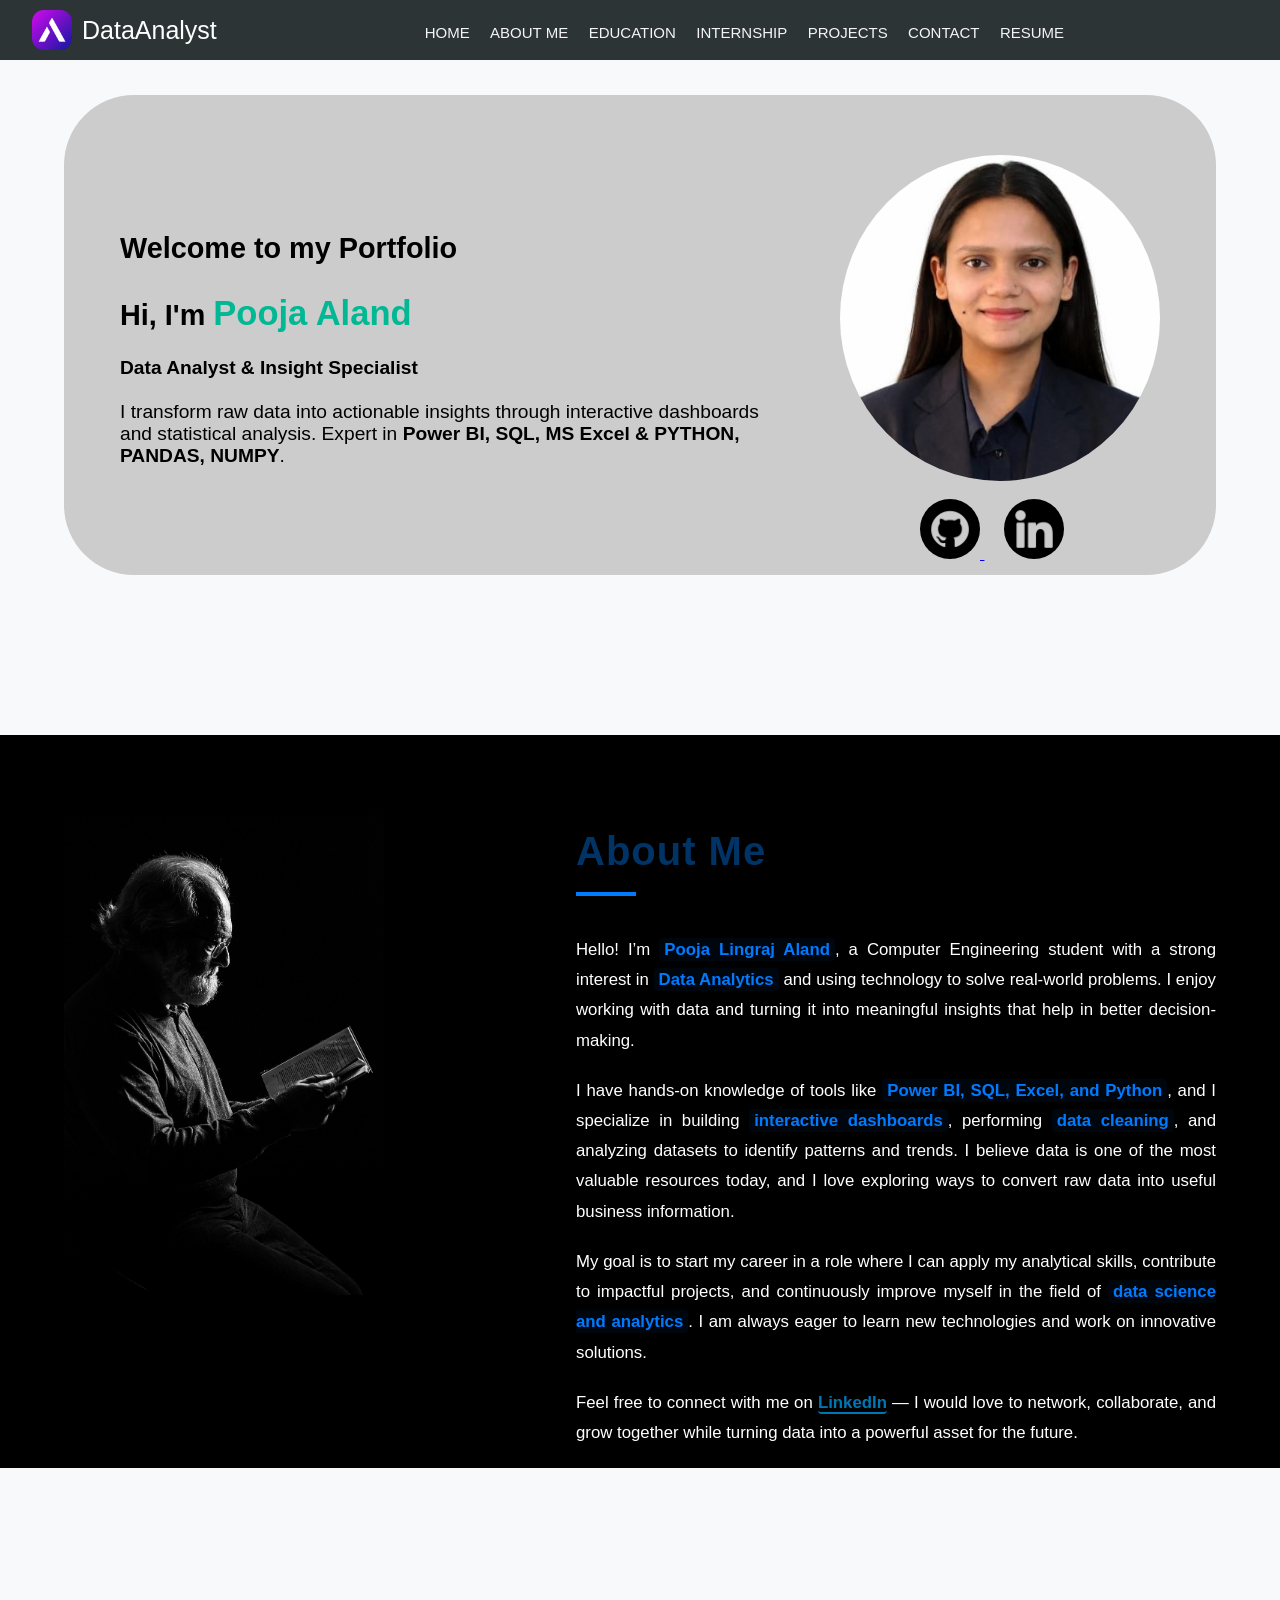
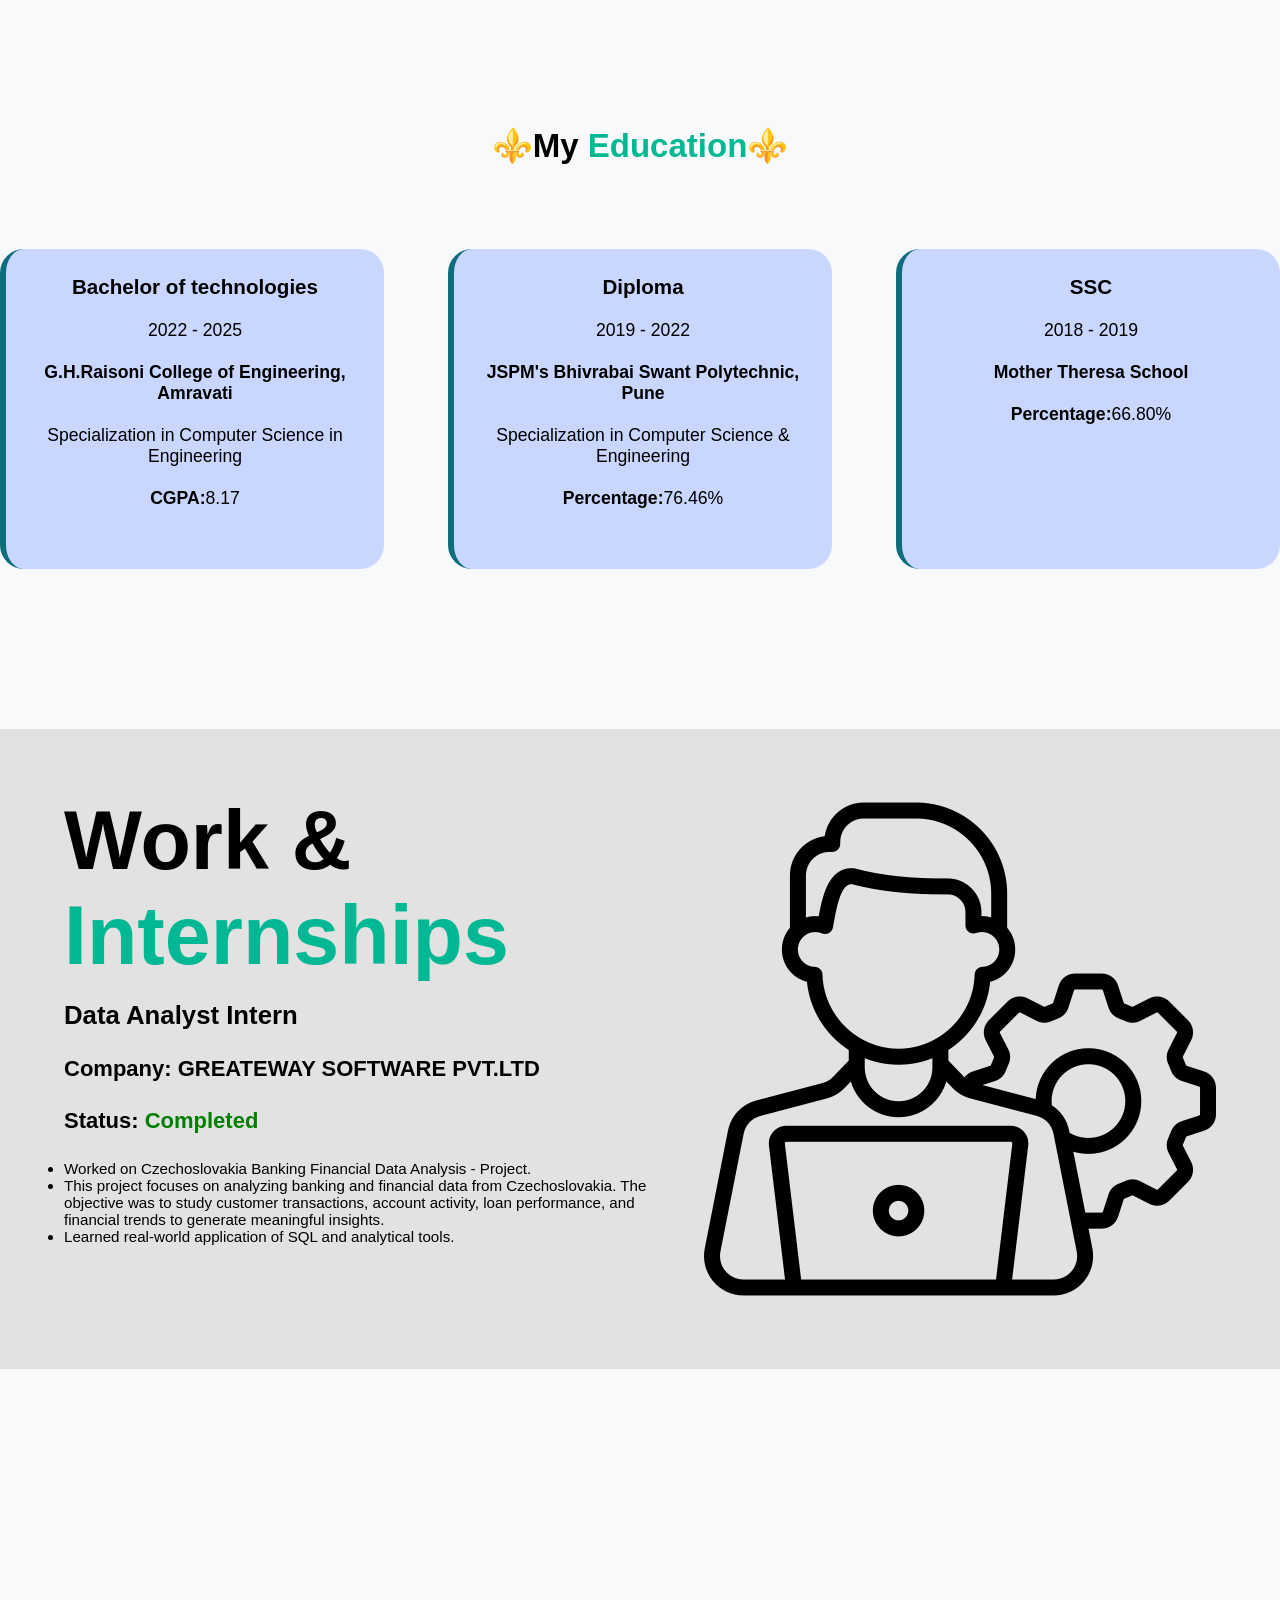
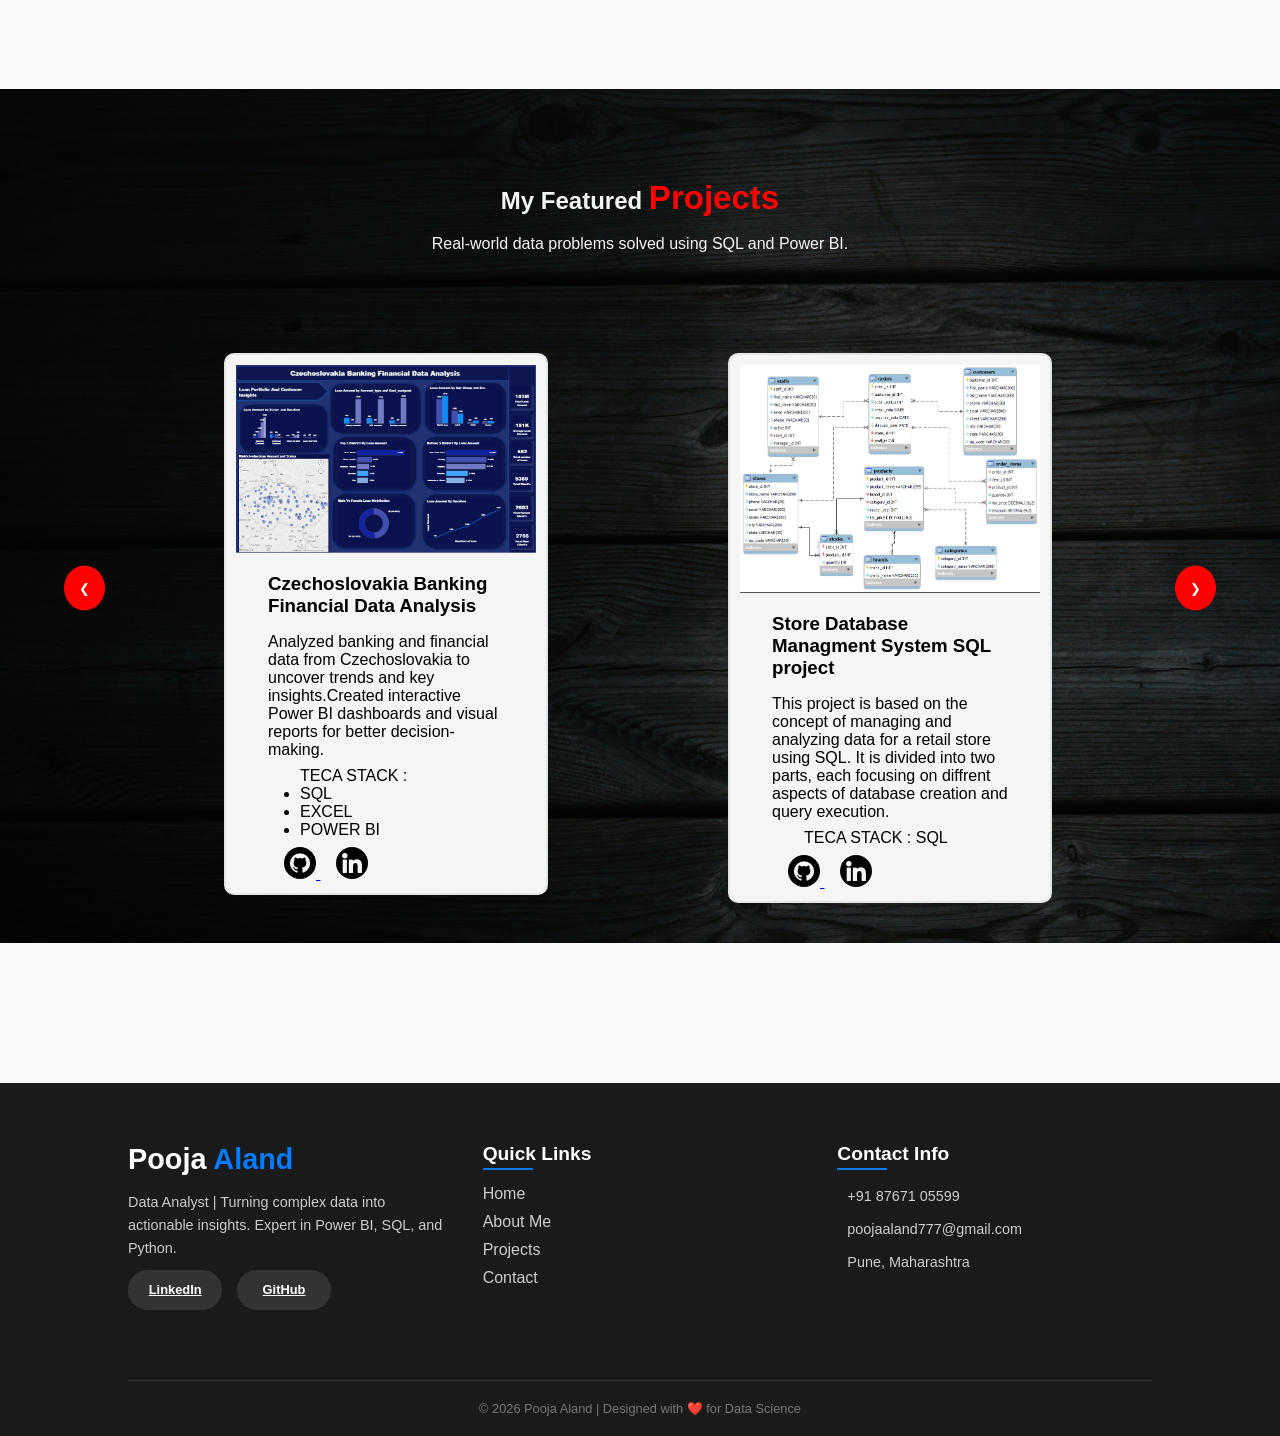
<file: Task-1_ Client_Portfolio/index.html>
<!DOCTYPE html>
    <html lang="en">
    <head>
        <meta charset="UTF-8">
        <meta name="viewport" content="width=device-width, initial-scale=1.0">
        <title>Portfolio Website</title>
        <link rel="stylesheet" href="style.css">
    </head>
    <body>
        <!-- NAVBAR START-->
        <nav >
            <div class="navcontainer">
                <div class="logo">
                    <a href="index.html" class = "LOGO-link">
                        <img src="IMG\letter-a.png" class="LOGO-img" alt="LOGO">
                        <span>DataAnalyst</span>
                    </a>

                </div>
                <div class="nav-element">
                    <a href="#home" class="nav-home">HOME</a>
                    <a href="#aboutme" class="nav-about">ABOUT ME</a>
                    <a href="#education" class="nav-Education">EDUCATION</a>
                    <a href="#internship" class="nav-internship">INTERNSHIP</a>
                    <a href="#project" class="nav-services">PROJECTS</a>
                    <a href="#contact" class="nav-contact">CONTACT</a>
                    <a href="https://drive.google.com/file/d/1yPWV1pDvRBucJ9NX0md9-9aRm3tRnP39/view?usp=drivesdk" class="nav-resume">RESUME</a>
                </div>                
            <div class="hamburger" id="mobile-menu">
                <span class="bar"></span>
                <span class="bar"></span>
                <span class="bar"></span>
            </div>

            </div>
        </nav>
        <!-- NAVBAR ENDS-->
        <!-- HERO SECTION START-->
        
        <section id="home" class="hero-section">
            <div class="hero-container">
                <div class="hero-data">
                    <br>
                    <h1>Welcome to my Portfolio</h1>
                    <br>
                    <h2>Hi, I'm <span>Pooja Aland<span></h2>
                    <br>
                    <h4>Data Analyst & Insight Specialist</h4>
                    <br>
                    <p>I transform raw data into actionable insights through interactive dashboards and statistical analysis.
                       Expert in <b>Power BI, SQL, MS Excel & PYTHON, PANDAS, NUMPY</b>.</p>
                </div>
                <div class="profile-img"> 
                    <img src="IMG\Pooja_Aland.jpeg" alt="profil-pic" class="hero-img">
                    <br>
                    <div class="conlogo">
                        <a href="https://github.com/Poojaaland">
                            <img src="IMG\github.png" alt="profil-pic" class="hero-git">
                        </a>
                        <a href="https://www.linkedin.com/in/pooja-aland-40a574219">
                            <img src="IMG\linkedin.png" alt="profil-pic" class="hero-link">
                        </a>
                        
                    </div>
                </div>
            </div>
        </section>
        <!-- HERO SECTION ENDS-->
        <!-- ABOUT ME START-->
        <section id= "aboutme" class="About-me">
            <div class="about-container">
                <div class="about-img">
                    <img src="IMG\fotoerich-man-6530416_1280.jpg"  alt="">
                </div>
                <div class="about-data">
                    <h2>About Me</h2>
                    <br>
                    <p>Hello! I’m <b>Pooja Lingraj Aland</b>, a Computer Engineering student with a strong interest in <b>Data Analytics</b> and using technology to solve real-world problems. I enjoy working with data and turning it into meaningful insights that help in better decision-making.</p>

                    <p>I have hands-on knowledge of tools like <b>Power BI, SQL, Excel, and Python</b>, and I specialize in building <b>interactive dashboards</b>, performing <b>data cleaning</b>, and analyzing datasets to identify patterns and trends. I believe data is one of the most valuable resources today, and I love exploring ways to convert raw data into useful business information.</p>

                    <p>My goal is to start my career in a role where I can apply my analytical skills, contribute to impactful projects, and continuously improve myself in the field of <b>data science and analytics</b>. I am always eager to learn new technologies and work on innovative solutions.</p>

                    <p>Feel free to connect with me on <b>LinkedIn</b> — I would love to network, collaborate, and grow together while turning data into a powerful asset for the future.</p>
                </div>
            </div>
        </section>
        <!-- ABOUT ME END-->
         <br>
        <!-- EDUCATION SECTION START-->
        <section id= "education" class="Edu">
            <div class="Edu-container">
                <div class="edu-title">
                    <h1><h1>⚜️My <span>Education</span>⚜️</h1></h1>
                </div>
                <div class="Edu-data">
                    <div class="Edu-body">
                        <h3>Bachelor of technologies</h3>
                        <br>
                        <div class="year">2022 - 2025</div>
                        <br>
                        <p><b>G.H.Raisoni College of Engineering, Amravati</b></p>
                        <br>
                        <p>Specialization in Computer Science in Engineering</p>
                        <br>
                        <p><b>CGPA:</b>8.17</p>
                    </div>
                    <div class="Edu-body">
                        <h3>Diploma</h3>
                        <br>
                        <div class="year">2019 - 2022</div>
                        <br>
                        <p><b>JSPM's Bhivrabai Swant Polytechnic, Pune</b></p>
                        <br>
                        <p>Specialization in Computer Science & Engineering </p>
                        <br>
                        <p><b>Percentage:</b>76.46%</p>
                    </div>
                    <div class="Edu-body">
                        <h3> SSC </h3>
                        <br>
                        <div class="year">2018 - 2019</div>
                        <br>
                        <p><b>Mother Theresa School</b></p>
                        <br>
                        <p><b>Percentage:</b>66.80%</p>
                    </div>
                </div>
            </div>
        </section>
        <!-- EDUCATION SECTION ENDS-->
        <!-- INTERNSHIP SECTION STARTS-->
        <section id= "internship" class="internship">
            <div class="section-title">
                <div class="int-title"> 
                    <h2>Work & <span>Internships</span></h2>
                </div>
                <br>
                <div class="intern-container">
                    <div class="intern-box">
                        <h3>Data Analyst Intern</h3>
                        <br>
                        <h4>Company:<span> GREATEWAY SOFTWARE PVT.LTD</span></h4>
                        <br>
                        <div class="status">
                            <h4>Status:<Span> Completed</Span></h4>
                            <br>
                        </div>
                        <ul>
                            <li>Worked on Czechoslovakia Banking Financial Data Analysis - Project.</li>
                            <li>This project focuses on analyzing banking and financial data from Czechoslovakia.
                                The objective was to study customer transactions, account activity, loan performance,
                                and financial trends to generate meaningful insights.
                            </li>
                            <li>Learned real-world application of SQL and analytical tools.</li>
                        </ul>
                    </div>
                </div>
            </div>
            <img src="IMG\administrator.png" class="int-img" alt="">
        </section>
        <!-- INTERNSHIP SECTION ENDS-->
        <!-- PROJECT SECTION START-->
        <section id="project" class="Projects">
            <img src="IMG\background.jpg" class="project-bg" alt="">
            <div class="Project-title">
                <h1>My Featured <span>Projects</span></h1>
                <br>
                <p>Real-world data problems solved using SQL and Power BI.</p>
            </div>
            <div class="projects-container">
                <div class="projects-wrapper">
                    <!--Project Card 1-->
                    <div class="project-info">
                        <img src="IMG\card1.png" class="project-img" alt="Sales Dashboard">
                        <br>
                        <h3>Czechoslovakia Banking Financial Data Analysis</h3>
                        <p>Analyzed banking and financial data from Czechoslovakia to uncover trends and key insights.Created interactive Power BI dashboards and visual reports for better decision-making.</p>
                        <div class="tech-used">
                            <ul>
                                TECA STACK :
                                <li>SQL</li>
                                <li>EXCEL</li>
                                <li>POWER BI</li>
                            </ul>
                        </div>
                        
                        <a href="https://github.com/Poojaaland/Czechoslovakia-Banking-Financial-Data-Analysis" class="git-btn">
                            <img src="IMG\github.png" class="git" alt="">
                        </a>
                        <a href="https://www.linkedin.com/posts/pooja-aland-40a574219_dataanalytics-sql-postgresql-activity-7426471696183885824-h1C4?utm_source=share&utm_medium=member_desktop&rcm=ACoAADcUIEoBASjIBNIoTIzMe-5Kpkd-I3IxyIs" class="LinkedIn-btn">
                            <img src="IMG/linkedin.png" class="linkdin" alt="">
                        </a>
                    </div>
                    <!--Project Card 2-->
                    
                    <div class="project-info">
                            <img src="IMG\card2.png" class="project-img" alt="Sales Dashboard">
                        <h3>Store Database Managment System SQL project</h3>
                        <p>This project is based on the concept of managing and analyzing data for a retail store using SQL. It is divided into two parts, each focusing on diffrent aspects of database creation and query execution.</p>
                        <div class="tech-used">
                            <ul>
                                TECA STACK : SQL
                            </ul>
                        </div>
                        <a href="https://github.com/Poojaaland/store_database_managment_system_SQL_project" class="git-btn">
                            <img src="IMG/github.png" class="git" alt="">
                        </a>
                        <a href="https://www.linkedin.com/posts/pooja-aland-40a574219_sql-dataanalytics-databasemanagement-activity-7391895243526328320-tAEH?utm_source=share&utm_medium=member_desktop&rcm=ACoAADcUIEoBASjIBNIoTIzMe-5Kpkd-I3IxyIs" class="LinkedIn-btn">
                            <img src="IMG\linkedin.png" class="linkdin" alt="">
                        </a>
                    </div>
                    <!--Project Card 3-->
                    
                    <div class="project-info">
                        <img src="IMG\card3.png" class="project-img" alt="Sales Dashboard">
                        <br>
                        <h3>Car Sales Data Analysis EDA-Project </h3>
                        <br>
                        <p>This project focuses on performing Exploratory Data Analysis (EDA) on a used car sales dataset containing 9,500+ records from Ukraine. The goal is to analyze different factors affecting car prices and customer preferences.</p>
                        <div class="tech-used">
                            <ul>
                                TECA STACK :
                                <li>SQL</li>
                                <li>EXCEL</li>
                                <li>POWER BI</li>
                            </ul>
                         <br>
                         <br>
                         <br>
                        </div>
                        <a href="https://github.com/Poojaaland/Car_Sales_Data_Analysis-EDA-Project-" class="git-btn">
                            <img src="IMG/github.png" class="git" alt="">
                        </a>
                        
                    </div>
                    <!--Project Card 4-->
                    
                    <div class="project-info">
                        <img src="IMG\card4.png" class="project-img" alt="Sales Dashboard">
                        <br>
                        <h3>Swiggy Restaurants Data Analysis</h3>
                        <p>This project presents an interactive Power BI dashboard built to analyze Swiggy restaurant data across multiple cities and areas. The dashboard provides insights into restaurant distribution, pricing patterns, customer ratings, delivery time, and popular food types.</p>
                        <br>
                        <div class="tech-used">
                            <ul>
                                TECA STACK :POWER BI
                            </ul>
                            <br>
                        </div>
                        <a href="https://github.com/Poojaaland/Swiggy_Restaurant_Analysis" class="git-btn">
                            <img src="IMG/github.png" class="git" alt="">
                        </a>
                        <a href="https://www.linkedin.com/posts/pooja-aland-40a574219_powerbi-dataanalytics-datavisualization-activity-7417923363135815680-dsI2?utm_source=share&utm_medium=member_desktop&rcm=ACoAADcUIEoBASjIBNIoTIzMe-5Kpkd-I3IxyIs" class="LinkedIn-btn">
                            <img src="IMG\linkedin.png" class="linkdin" alt="">
                        </a>
                    </div>
                    <!--Project Card 5-->
                    
                    <div class="project-info">
                        <img src="IMG\card5.png" class="project-img" alt="Sales Dashboard">
                        <br>
                        <h3>Adidas sales performance & profitability dashboard</h3>
                        
                        <p>Created a Power BI dashboard to analyze Adidas sales and track revenue, profit, and growth using DAX.</p>
                        <br>
                        <div class="tech-used">
                            <ul>
                                TECA STACK : POWER BI
                            </ul>
                            <br>
                        </div>
                        
                        <a href="https://www.linkedin.com/posts/pooja-aland-40a574219_powerbi-dataanalytics-businessintelligence-activity-7413248314348990464-N-5K?utm_source=share&utm_medium=member_desktop&rcm=ACoAADcUIEoBASjIBNIoTIzMe-5Kpkd-I3IxyIs" class="LinkedIn-btn">
                            <img src="IMG\linkedin.png" class="linkdin" alt="">
                        </a>
                    </div>
                    <!--Project Card 6-->
                    
                    <div class="project-info">
                        <img src="IMG\card6.png" class="project-img" alt="Sales Dashboard">
                        <h3>Customer Shopping Behavior – Data Analytics Project</h3>
                        <p>The project executes an end-to-end analysis of customer shopping behavior by leveraging Python for data cleaning, PostgreSQL for business logic, and interactive dashboards to visualize actionable insights.</p>
                        <br>
                        <div class="tech-used">
                            <ul>
                                TECA STACK : SQL ,PYTHON ,POWER BI
                            </ul>
                            <br>
                        </div>
                        <a href="https://github.com/Poojaaland/Customer_Shopping_Behavior_Analysis" class="git-btn">
                            <img src="IMG/github.png" class="git" alt="">
                        </a>
                        <a href="https://www.linkedin.com/posts/pooja-aland-40a574219_dataanalytics-python-sql-activity-7401313226795237376-Grn-?utm_source=share&utm_medium=member_desktop&rcm=ACoAADcUIEoBASjIBNIoTIzMe-5Kpkd-I3IxyIs" class="LinkedIn-btn">
                            <img src="IMG\linkedin.png" class="linkdin" alt="">
                        </a>
                    </div>
                    <!--Project Card 7-->
                    
                    <div class="project-info">
                        <img src="IMG\card7.png" class="project-img" alt="Sales Dashboard">
                        <br>
                        <h3>Revenue Analysis using Excel (Pivot Table Project)</h3>
                        <br>
                        <p>This project leverages Excel Pivot Tables to transform raw revenue data into actionable insights, identifying Africa as the top-performing region and cash as the dominant payment method through systematic data summarization and percentage distribution analysis.</p>
                        <br>
                        
                        <div class="tech-used">
                            <ul>
                                TECA STACK :
                                <br>
                                <li>EXCEL</li>
                            </ul>
                            <br>
                            <br>
                            <br>
                            <br>
                            <br>
                        </div>
                        <a href="https://github.com/Poojaaland/Product_sales_analysis" class="git-btn">
                            <img src="IMG/github.png" class="git" alt="">
                        </a>
                    </div>
                </div>
                <div class="slider-nav">
                    <button class="prev">&#10094;</button>
                    <button class="next">&#10095;</button>
                </div>
            </div>
        </section>
        <!-- PROJECT SECTION ENDS-->
        <!-- CONTACT START-->
        <footer id= "contact" class="contact">
            <div class="footer-container">
                <div class="footer-box">
                    <h3>Pooja <span>Aland</span></h3>
                    <p>Data Analyst | Turning complex data into actionable insights. Expert in Power BI, SQL, and Python.</p>
                        <div class="footer-socials">
                            <a href="https://www.linkedin.com/in/pooja-aland-40a574219/"><h6><span>LinkedIn</span></h6><i class="fab fa-linkedin"></i></a>
                            <a href="https://github.com/Poojaaland"><h6><span>GitHub</span></h6><i class="fab fa-github"></i></a>
                            
                        </div>
                </div>

                <div class="footer-box">
                    <h4>Quick Links</h4>
                        <ul>
                            <li><a href="#home">Home</a></li>
                            <li><a href="#aboutme">About Me</a></li>
                            <li><a href="#project">Projects</a></li>
                            <li><a href="#contact">Contact</a></li>
                        </ul>
                </div>

                <div class="footer-box">
                    <h4>Contact Info</h4>
                        <p><i class="fas fa-phone"></i> +91 87671 05599</p>
                        <p><i class="fas fa-envelope"></i> poojaaland777@gmail.com</p>
                        <p><i class="fas fa-map-marker-alt"></i> Pune, Maharashtra</p>
                </div>
            </div>

            <div class="footer-bottom">
                <p>&copy; 2026 Pooja Aland | Designed with ❤️ for Data Science</p>
            </div>
        </footer>
        <script src="file.js"></script>
    </body>
    </html>
</file>
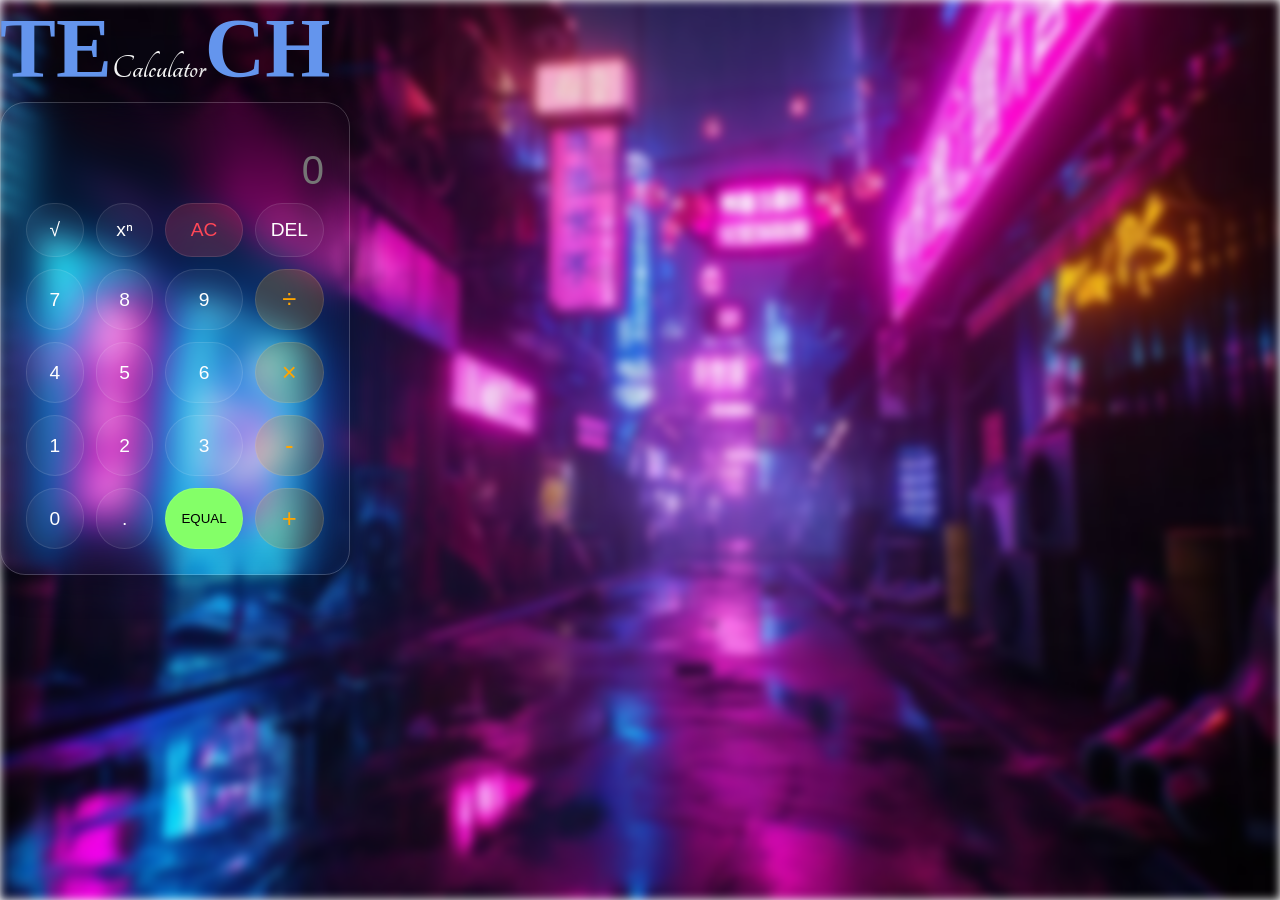
<file: Task-2_Calculator/index.html>
<!DOCTYPE html>
<html lang="en">
<head>
    <meta charset="UTF-8">
    <meta name="viewport" content="width=device-width, initial-scale=1.0">
    <title>Tech Calculator</title>
    <link rel="stylesheet" href="style.css">
    <link rel="preconnect" href="https://fonts.googleapis.com">
    <link rel="preconnect" href="https://fonts.gstatic.com" crossorigin>
    <link href="https://fonts.googleapis.com/css2?family=Sacramento&family=Tangerine:wght@400;700&family=Poppins:wght@200&display=swap" rel="stylesheet">
    <link href="https://fonts.googleapis.com/css2?family=Poppins:wght@300;400;600&display=swap" rel="stylesheet">
</head>
</head>
<body>
    <div class="calculator">
        <img src="image\download (1).jpg" class="bg-poster" alt="city-bg">
        <h1 class="title">TE<span>Calculator</span>CH</h1>
        <div class="glass_calculator">
            <div id="history" class="history"></div>
            <div class="main-display">
                <input type="text" placeholder="0" id="display" readonly>
            </div>
            <div class="buttons">
                <button class="btn-sci" onclick="appendspecial('√')">√</button>
                <button class="btn-sci" onclick="appendspecial('**')">xⁿ</button>
                <button class="btn-clear" onclick="clearall()">AC</button>
                <button class="btn-del" onclick="backspace()">DEL</button>

                <button class="btn" onclick="inputNum('7')">7</button>
                <button class="btn" onclick="inputNum('8')">8</button>
                <button class="btn" onclick="inputNum('9')">9</button>
                <button class="btn-operator" onclick="inputOp('/')">÷</button>
                <button class="btn" onclick="inputNum('4')">4</button>
                <button class="btn" onclick="inputNum('5')">5</button>
                <button class="btn" onclick="inputNum('6')">6</button>
                <button class="btn-operator" onclick="inputOp('*')">×</button>
                <button class="btn" onclick="inputNum('1')">1</button>
                <button class="btn" onclick="inputNum('2')">2</button>
                <button class="btn" onclick="inputNum('3')">3</button>
                <button class="btn-operator" onclick="inputOp('-')">-</button>
                <button class="btn" onclick="inputNum('0')">0</button>
                <button class="btn" onclick="inputNum('.')">.</button>
                <button class="equal" onclick="solve()">EQUAL</button>
                <button class="btn-operator" onclick="inputOp('+')">+</button>
            </div>
        </div>
    </div>
    <script src="file.js"></script>
</body>
</html>
</file>
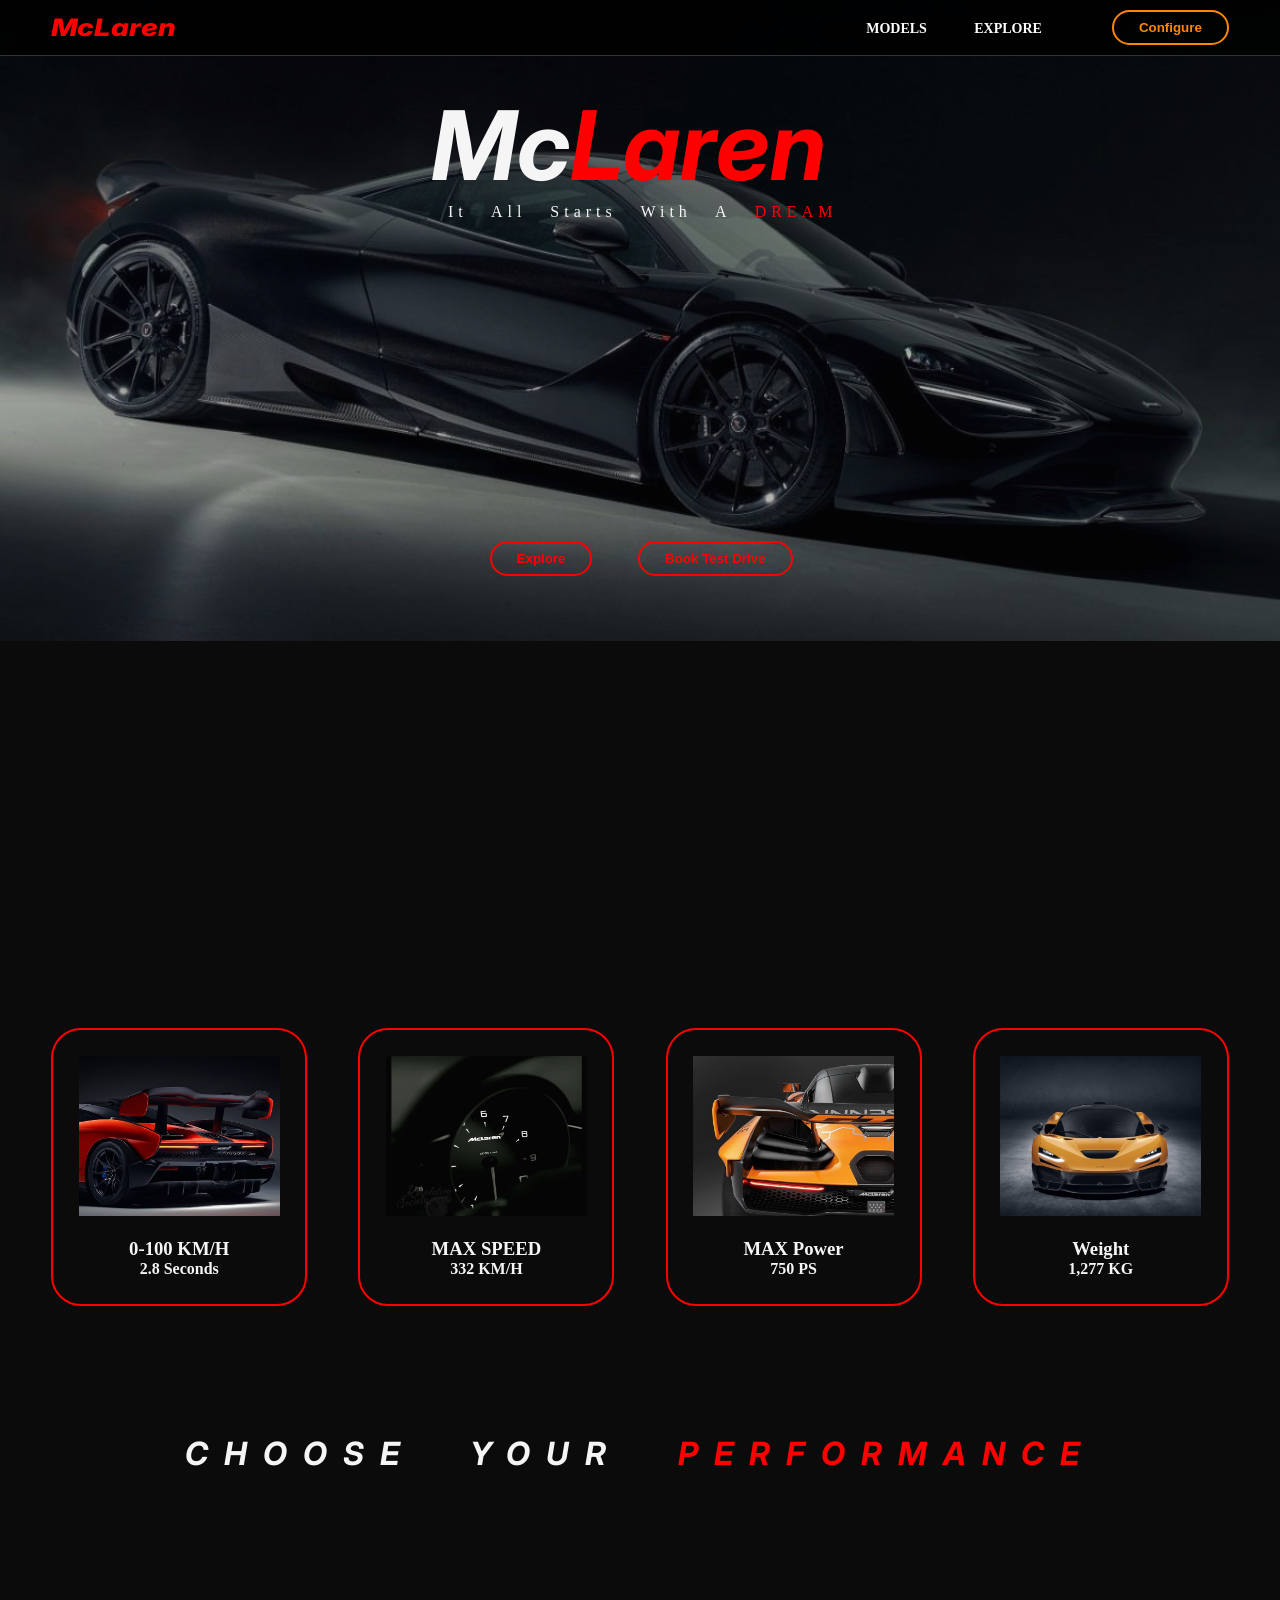
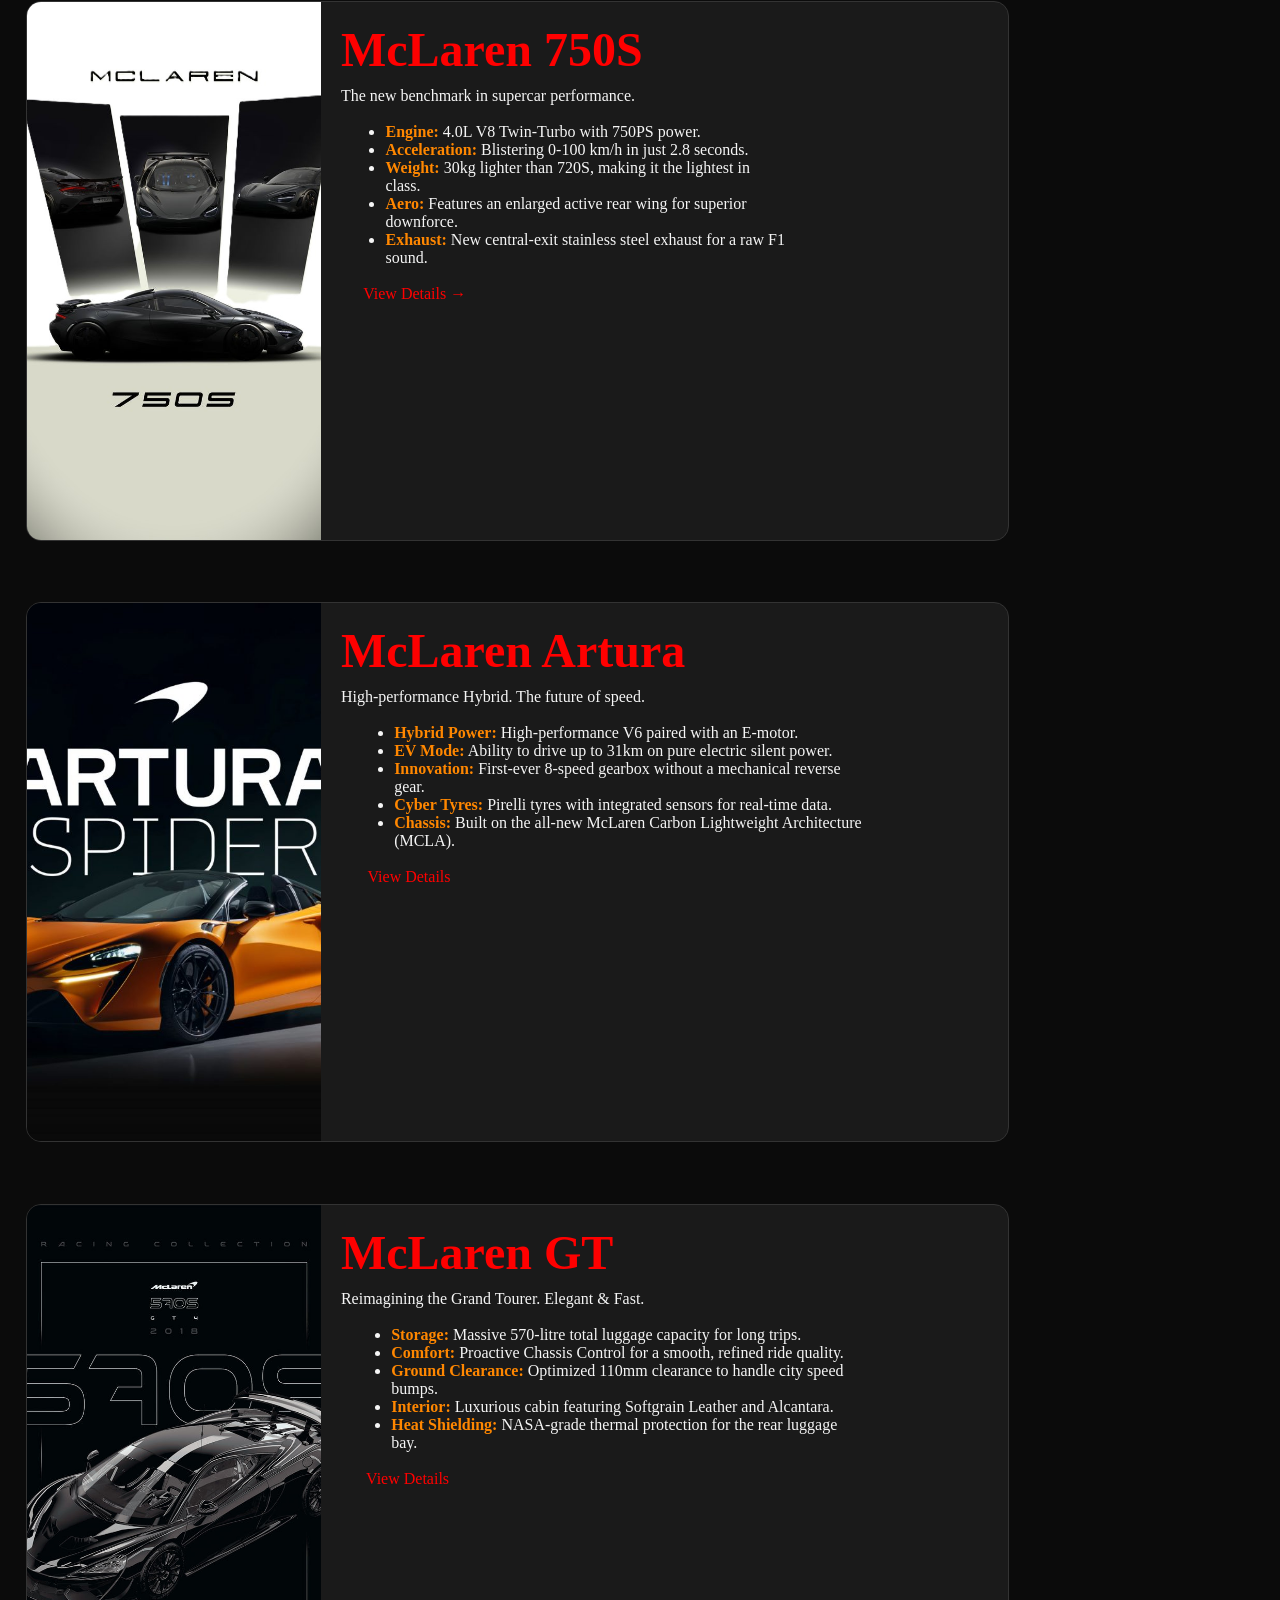
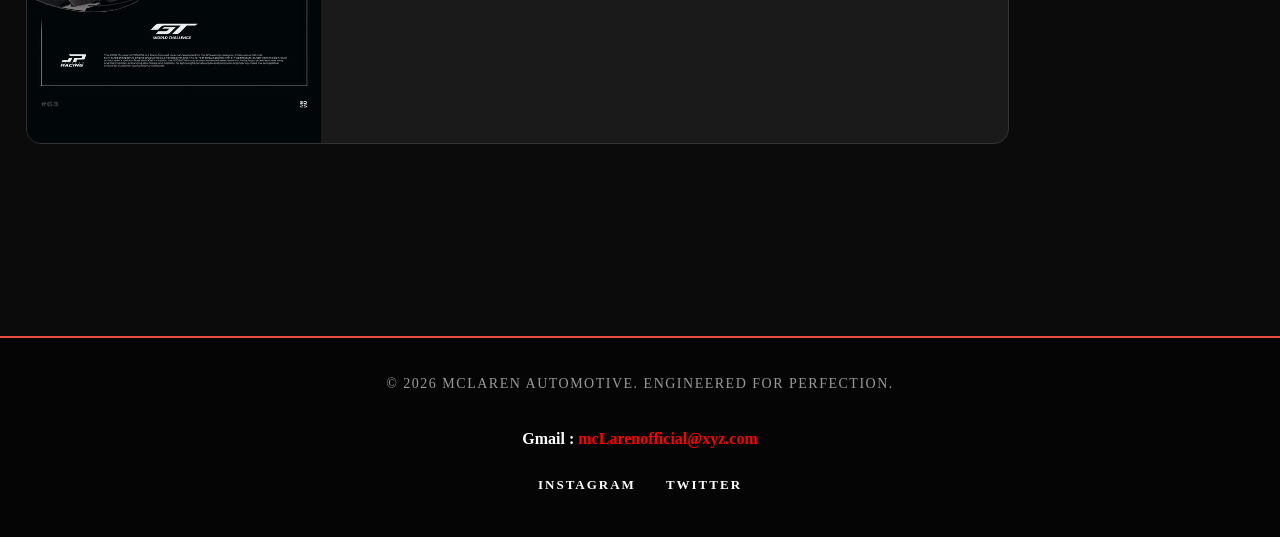
<file: Task-3_Landing_Page/index.html>
<!DOCTYPE html>
<html lang="en">
<head>
    <meta charset="UTF-8">
    <meta name="viewport" content="width=device-width, initial-scale=1.0">
    <title>McLaren-Official</title>
    <link rel="preconnect" href="https://fonts.googleapis.com">
    <link rel="preconnect" href="https://fonts.gstatic.com" crossorigin>
    <link href="https://fonts.googleapis.com/css2?family=Sacramento&family=Tangerine:wght@400;700&family=Poppins:wght@200&display=swap" rel="stylesheet">
    <link href="https://fonts.googleapis.com/css2?family=Inter:wght@900&family=Exo+2:ital,wght@1,900&display=swap" rel="stylesheet">

    <style>
        * {
            margin: 0;
            padding: 0;
            box-sizing: border-box;
             
        }
        body {
            background-color: #0b0b0b;
            color: #f5f5f5;
            overflow-x: hidden;
        }
        .navcontainer {
            display: flex;
            justify-content: space-between;
            align-items: center;
            padding: 10px 4%;
            background: rgba(0, 0, 0, 0.8);
            backdrop-filter: blur(10px);
            position: fixed;
            width: 100%;
            top: 0;
            z-index: 1000;
            border-bottom: 1px solid #333;
        }
        .LOGO-link {
            font-size: 24px;
            font-weight: 800;
            letter-spacing: px;
            font-style: italic;
            color: red;
            text-decoration: none;
            font-family: 'Inter', sans-serif;
            cursor: pointer;
            transform: scaleX(1.2);
            display: inline-block;
            transform-origin: left;
            margin-right: 20px;
        }
        .nav-element {
            margin-left: 55%;
            width: 100%;
        }
        .nav-element a {
            text-decoration: none;
            margin-left: 15%;
            color: white;
            font-size: 14px;
            font-weight: 600;
            text-transform: uppercase;
            transition: 0.3s;
        }
        .nav-element a:hover {
            color: red;
        }
        .btn-outline {
            background: transparent;
            border: 2px solid #FF8700;
            color: #FF8700;
            padding: 8px 25px;
            border-radius: 50px;
            cursor: pointer;
            font-weight: bold;
            transition: 0.3s;
        }
        .btn-outline:hover {
            background: #FF8700;
            color: black;
        }

        .hero-section {
            width: 100%;
            height: 100vh;
        }
        .hero-container {
            width: 100%;
            height: 100vh;
        }
        .hero-img{
            width: 100%;
            opacity: 70%;
        }
        .hero-data{
            position: relative;
            margin-top: -45%;
            margin-left: 35%;
            span{
                color: red;
            }
        }
        .hero-data h1{
            font-size: 6rem;
            font-family: 'Inter', sans-serif;
            font-style: italic;
            margin-left: -2%;
        }
        .hero-data p {
            letter-spacing: 5px;
            word-spacing: 15px;
            font-style: normal;
        }
        .buttons-hero {
            margin-left: 35%;
            margin-top: 25%;
            position: relative;
        }
        .Explore {
            background: transparent;
            border: 2px solid red;
            color: red;
            padding: 8px 25px;
            margin-left: 5%;
            border-radius: 50px;
            cursor: pointer;
            font-weight: bold;
            transition: 0.3s;
        }
        .Explore:hover {
            background: red;
            color: black;
        }

        .spec {
            margin-top: 10%;
        }
        .spec-data {
            display: inline-flex;
        }
        .spec-body {
            width: 20%;
            background: transparent;
            border: 2px solid red;
            color: whitesmoke;
            padding: 2%;
            margin-left: 4%;
            border-radius: 30px;
            cursor: pointer;
            font-weight: bold;
            transition: 0.3s;
            text-align: center;
        }
        .spec-img{
            width: 100%;
        } 

        .models-section {
            margin-top: 10%;
            width: 100%;
        }
        .section-title{
            text-align: center;
            font-style: italic;
            font-family: 'Inter', sans-serif;
            font-size: 2rem;
            letter-spacing: 1.005rem;
            word-spacing: 2rem;
            span {
                color: red;
            }
        }

        .models-container {
            display: flexbox;
            margin: 2%;
            flex-wrap: wrap;
            margin-top: 10%;
        }
        .model-card {
            background: #1a1a1a;
            width: 80%;
            border-radius: 15px;
            overflow: hidden;
            transition: 0.4s;
            border: 1.5px solid #333;
            margin-bottom: 30px;
            display: flex;
            justify-self: center;
            margin-top: 5%;
            height: 60vh;
        }
        .model-card:hover {
            transform: scale(1.05);
            border-color: red;
        }
        .model-card img {
            width: 30%;
            height: auto;
            object-fit: cover;
        }
        .card-info {
            padding: 20px;
            position: relative;
        }
        .card-info h3 {
            margin-bottom: 10px;
            color: red;
            font-size: 3rem;
        }
        .spec-list {
            margin-left: 10%;
            line-clamp: 5%;
            strong {
                color: #FF8700;
            }
        }
        .read-more{
            margin-left: 5%;
            color: red;
            text-decoration: none;
        }
        footer {
            background-color: #050505;
            color: #ffffff;
            padding: 3%;
            margin-top: 15%;
            border-top: 2px solid #E74C3C;
        }
        footer p{
            color: #999;
            font-size: 14px;
            letter-spacing: 1.5px;
            text-transform: uppercase;
            margin-bottom: 20px;
            text-align: center;
        }
        .socials {
            display: flex;
            text-decoration: none;
            justify-content: center;
            gap: 30px;
        }
        .socials a {
            margin-top: 2%;
            text-decoration: none;
            color: #ffffff;
            font-size: 13px;
            font-weight: bold;
            text-transform: uppercase;
            letter-spacing: 2px;
            transition: all 0.3s ease;
            padding: 5px 0;
        }
        .socials a:hover {
            color: #E74C3C; 
            transform: translateY(-3px); 
            border-bottom: 1px solid #E74C3C; 
            text-decoration: none;
        }
        footer span{
            color: red;
        }
        footer h4 {
            text-align: center;
        }
    </style>
</head>
<body>
    <!-- NAVBAR START-->
        <nav >
            <div class="navcontainer">
                <div class="logo">
                    <a href="index.html" class = "LOGO-link">
                        <span>McLaren</span>
                    </a>

                </div>
                <div class="nav-element">
                    <a href="#Models" class="nav-home">Models</a>
                    <a href="#Explore" class="nav-about">Explore</a>
                </div>    
                <div class="nav-cta">
                    <button class="btn-outline">Configure</button>
                </div>            
            </div>
        </nav>
        <!-- NAVBAR ENDS-->
        <!-- HERO SECTION START-->
        
        <section id="home" class="hero-section">
            <div class="hero-container">
                <div class="bg-img"> 
                    <img src="img\McLaren.jpg" alt="Car-pic" class="hero-img">
                    <br>
                </div>
                
                <div class="hero-data">
                    <br>
                    <h1>Mc<span>Laren</span></h1>
                    <p>It All Starts With A <span>DREAM</span></p>
                </div>
                <div class="buttons-hero">
                    <button class="Explore">Explore</button>
                    <button class="Explore">Book Test Drive</button>
                </div>
            </div>
        </section>
        <!-- HERO SECTION ENDS-->
        <!-- Specialization SECTION START-->
        <section id= "" class="spec">
            <div class="spec-container">
                <div class="spec-data">
                    <div class="spec-body">
                        <img src="img\max speed.jpg" class="spec-img" alt="">
                        <br>
                        <br> 
                        <h3>0-100 KM/H</h3>
                        <p>2.8 Seconds</p>
                    </div>
                    <div class="spec-body">
                        <img src="img\spedometer.jpg" class="spec-img" alt="">
                        <br><br>
                        <h3>MAX SPEED</h3>
                        <p>332 KM/H</p>
                    </div>
                    <div class="spec-body">
                        <img src="img\max power.jpg" class="spec-img" alt="">
                        <br><br>
                        <h3>MAX Power</h3>
                        <p>750 PS</p>
                    </div>
                    <div class="spec-body">
                        <img src="img\weight.jpg" class="spec-img" alt="">
                        <br><br>
                        <h3>Weight</h3>
                        <p>1,277 KG</p>
                    </div>
                    </div>
                </div>
            </div>
        </section>
        <!-- Specialization SECTION ENDS-->
        <!-- Models SECTION STARTS-->
        <section class="models-section" id="models">
            <h2 class="section-title">CHOOSE YOUR <span>PERFORMANCE</span></h2>
            <div class="models-container">
                <div class="model-card">
                    <img src="img\McLaren 750S Car Poster.jpg" alt="McLaren 750S">
                    <div class="card-info">
                        <h3>McLaren 750S</h3>
                        <p>The new benchmark in supercar performance.</p>
                        <br>
                        <ul class="spec-list">
                            <li><strong>Engine:</strong> 4.0L V8 Twin-Turbo with 750PS power.</li>
                            <li><strong>Acceleration:</strong> Blistering 0-100 km/h in just 2.8 seconds.</li>
                            <li><strong>Weight:</strong> 30kg lighter than 720S, making it the lightest in class.</li>
                            <li><strong>Aero:</strong> Features an enlarged active rear wing for superior downforce.</li>
                            <li><strong>Exhaust:</strong> New central-exit stainless steel exhaust for a raw F1 sound.</li>
                        </ul>
                        <br>
                        <a href="#" class="read-more">View Details →</a>
                    </div>
                </div>
                <div class="model-card">
                    <img src="img\Artura-Spider-Price-List-Cover-Image-1024x851.jpg" alt="McLaren Artura">
                    <div class="card-info">
                        <h3>McLaren Artura</h3>
                        <p>High-performance Hybrid. The future of speed.</p>
                        <br>
                        <ul class="spec-list">
                            <li><strong>Hybrid Power:</strong> High-performance V6 paired with an E-motor.</li>
                            <li><strong>EV Mode:</strong> Ability to drive up to 31km on pure electric silent power.</li>
                            <li><strong>Innovation:</strong> First-ever 8-speed gearbox without a mechanical reverse gear.</li>
                            <li><strong>Cyber Tyres:</strong> Pirelli tyres with integrated sensors for real-time data.</li>
                            <li><strong>Chassis:</strong> Built on the all-new McLaren Carbon Lightweight Architecture (MCLA).</li>
                        </ul>
                        <br>
                        <a href="#" class="read-more">View Details</a>
                    </div>
                </div>
                <div class="model-card">
                    <img src="img\McLaren 570S GT4 2018 Digital Poster - Jaypads.jpg" alt="McLaren GT">
                    <div class="card-info">
                        <h3>McLaren GT</h3>
                        <p>Reimagining the Grand Tourer. Elegant & Fast.</p>
                        <br>
                        <ul class="spec-list">
                            <li><strong>Storage:</strong> Massive 570-litre total luggage capacity for long trips.</li>
                            <li><strong>Comfort:</strong> Proactive Chassis Control for a smooth, refined ride quality.</li>
                            <li><strong>Ground Clearance:</strong> Optimized 110mm clearance to handle city speed bumps.</li>
                            <li><strong>Interior:</strong> Luxurious cabin featuring Softgrain Leather and Alcantara.</li>
                            <li><strong>Heat Shielding:</strong> NASA-grade thermal protection for the rear luggage bay.</li>
                        </ul>
                        <br>
                        <a href="#" class="read-more">View Details  </a>
                    </div>
                </div>
            </div>
        </section>
        <!-- Models SECTION ENDS-->
        <footer>
            <p>&copy; 2026 McLaren Automotive. Engineered for Perfection.</p>
            <br>
            <h4><strong>Gmail : </strong><span>mcLarenofficial@xyz.com</span></h4>
            <div class="socials">
                <a href="#">Instagram</a>
                <a href="#">Twitter</a>
            </div>
        </footer>
</body>
</html>
</file>
<file: Task-1_ Client_Portfolio/style.css>
* {
    margin: 0;
    padding: 0;
    box-sizing: border-box;
    font-family:  Arial, sans-serif;  
     
}
body{
  background:#F8F9FA ;
}
/* Navbar */
nav {
   width: 100%;
   height: 60px;
   background-color:#2D3436;
   position: sticky;
   top: 0;
   z-index: 10000;
   padding: 8px 20px;
}

.navcontainer {
    display: flex;
    align-items: center;
    justify-content: space-between;
}

.logo {
    display: flex;
    align-items: center;
    gap: 10px;
    margin-top: -5px;
}
.LOGO-img{
    width: 40px;
    height: auto;
}
.logo span{
    font-size: 25px;
    font-weight: 600px;
    color: white;
    
}
.LOGO-link{
    display: flex;
    align-items: center;
    gap: 10px;
    text-decoration: none;
    color: inherit;
    cursor: pointer;
    padding: 5px 10px;
    border: 2px solid transparent;
    border-radius: 6px;
    transition: border 0.2s ease, transform 0.2s ease;
}
.LOGO-link:hover {
    opacity: 0.9;
    border: 2px solid whitesmoke;
    transform: scale(1.05);
}
.nav-element{
    justify-items: right;
}
.nav-element a {
    text-decoration: none;
    color: whitesmoke;
    font-size: 15px;
    font-weight: 500;
    padding: 6px 8px;
    transition: 0.2s ease;
}
.nav-element a:hover{
    color: black;
    background: #00B894;
    border-radius: 50px;
}
.nav-button{
    display: flex;
    align-items: center;
    gap: 10px;
    text-decoration: none;
}
/* RESPONSIVE (Mobile) */
@media (max-width : 768px) {
 
  body{
    background: linear-gradient(90deg,#e2e2e2,#c9d6ff);
   }

   
   nav{
      padding:2%;
   }
    .nav-search{
      display: none;
      
    }
    .nav-element{
        display: flex !important;
        flex-direction: column; 
        position: absolute; 
        top: 100%;
        left: 0;
        width: 100%;
        background: #ffffff;
        border-top: 1px solid #e5e5e5;
        padding: 10px 0;
        box-shadow: 0 2px 5px rgba(0,0,0,0.1);
        opacity: 0;
        visibility: hidden;
        transition: opacity 0.3s ease, visibility 0.3s ease;
    }
}
.navcontainer:hover .nav-element {
        opacity: 1;
        visibility: visible;
}

/* home page */

.hero-section{
    width: 90%;
    height: 30rem;
    align-items: center;
    margin-left: 5%;
    justify-items: center;
    margin-top: 35px;
    background-color: #cccccc;
    padding: 20px;
    border-radius: 70px;
}
.hero-data{
    justify-content: center;
    align-items: center;
    margin-top: 4rem;
    font-size: 1.2rem;
    width: 40rem;
    margin-right: 80px;
}
.hero-data h1 {
    color: black;
    margin-top: -10%;
}
.hero-data h2 span {
    font-weight: 30px;
    color: #00B894;
    font-size: larger;
}
.hero-container{
    display: flex;
    align-items: center;
    justify-content: center;
}
.hero-img{
    width: 20rem;
    border-radius: 50%;
}
.hero-git{
    width: 60px;
    border-radius: 50%;
    margin-left: 80px;
    transition: 0.2s ease-in-out;
}
.hero-link{
    width: 60px;
    border-radius: 50%;
    margin-left: 20px;
    transition: 0.2s ease-in-out;
}
.profile-img {
    display: grid;
    margin-top: 2.5rem;
}
.hero-git:hover {
    transform: translateY(-5px);
}
.hero-link:hover {
    transform: translateY(-5px);
}


/* About me Section */

.About-me {
    margin-top: 10rem;
    padding-top: 10rem;
    background: none;
    align-items: center;
    width: 100%;
    background-color: black;
}
.about-container{
    display: flex;
}
.about-data{
    width: 40rem;
    margin-left:20%; 
    margin-top: 0%;
    color:white;
}
.about-img img {
    margin-left: 20%;
    width: 20rem;
    margin-top: -5rem;
    margin-bottom: 5rem;
}
@import url('https://fonts.googleapis.com/css2?family=Poppins:wght@300;400;600;700&display=swap');

.about-data {
    margin-top: -5rem;
    font-family: 'Poppins', sans-serif;
    max-width: 800px; 
    line-height: 1.8; 
    color:white; 
}

.about-data h2 {
    font-size: 2.5rem;
    font-weight: 700;
    color: #003366; 
    letter-spacing: 1px;
    position: relative;
    margin-bottom: 10px;
}


.about-data h2::after {
    content: '';
    display: block;
    width: 60px;
    height: 4px;
    background: #007bff;
    margin-top: 5px;
}

.about-data p {
    font-size: 1.05rem;
    margin-bottom: 20px;
    text-align: justify;
    font-weight: 400;
}


.about-data b {
    color: #007bff;
    font-weight: 600;
    background: rgba(0, 123, 255, 0.05);
    padding: 2px 5px;
    border-radius: 4px;
}


.about-data p:last-child b {
    color: #0077b5;
    border-bottom: 2px solid #0077b5;
    padding: 0;
    background: none;
}

.Edu{
    margin-top: 10rem;
    padding-top: 5rem;
}
.edu-title{
    text-align: center;
    font-size: 2cap;
    font-weight: 800;
}
.edu-title span{
    color: #00B894;
}
.Edu-data{
    display: flex;
    gap: 5%;
    justify-self: center;
    margin-top: 20px;
}
.Edu-body {
  font-size: 1.6cap;
  position: relative;
  overflow: hidden;
  width: 25rem;
  text-align: center;
  height: 20rem;
  padding: 2%;
  margin-top: 5%;
  background-color: #c9d6ff;
  border-radius: 1.5rem;
  border-left: 6px solid #0d6d7a;
}
/* internship section starts */

.internship{
    margin-top: 10rem;
    padding-top: 5rem;
    background-color: #e2e2e2;
    display: flex;
    gap: 10px
    ;
    padding: 5%;
}

.int-title{
   
   font-size: 5cap;
   
}
.int-title span {
    color: #00B894;
    border: #2D3436;
    border-width: 20%;
    
}

.intern-box{
    font-size: 2cap;
}
.intern-box ul{
    font-size: 1cap;
}
.int-img{
    width: 50%;
}
.status span{
    color: green;
}
/* project section starts */

.Projects{
    margin-top: 20rem;
}
.project-bg{
    width: 100%;
}
.Project-title{
    margin-top: -60%;
    color: whitesmoke;
    text-align: center;
}
.project-bg h1 {
    font-size: 2cap;
}
.Project-title span {
    color: red;
    font-size: 2cap;
}
.projects-container {
    position: relative;
    width: 90%; 
    margin: auto;
    overflow: hidden;
    padding: 20px 0;
}

.projects-wrapper {
    display: flex;
    transition: transform 0.5s ease-in-out; 
    gap: 20px;
}

.project-info {
    flex: 0 0 300px; 
    background-color: whitesmoke;
    border: 2px solid #e5e5e5;
    border-radius: 10px;
    padding: 10px;
}

/* Slider Buttons Styling */
.slider-nav {
    position: absolute;
    top: 50%;
    width: 100%;
    display: flex;
    justify-content: space-between;
    transform: translateY(-50%);
    pointer-events: none; 
}

.prev, .next {
    background: red;
    color: white;
    border: none;
    padding: 15px;
    cursor: pointer;
    pointer-events: auto;
    border-radius: 50%;
}

.project-info {
  width: 21.5rem;
  margin-top: 5rem;
  margin-left: 10rem;
  border: 2px solid #e5e5e5;
  background-color: whitesmoke;
  height: 80%;
}
.project-img{
    width: 300px;
}
.project-info h3 {
    padding: 2rem;
    margin-top: -1rem;
}
.project-info p {
    padding: 2rem;
    margin-top: -3rem;
}
.tech-used {
    margin-left: 4rem;
    margin-top: -1.5rem;
    margin-bottom: -1.5rem;
}
.git{
    margin-left: 3rem;
    margin-top: -5rem;
    width: 2rem;
    color: white;
    border-radius: 50%;
    text-decoration: none;
}
.linkdin{
    margin-left: 1rem;
    margin-top: 2rem;
    width: 2rem;
    color: white;
    border-radius: 50%;
}
/* contact section begains */
.contact {
    margin-top: 10rem;
    background-color: #1a1a1a; 
    color: #ffffff;
    padding: 60px 10% 20px;
    font-family: 'Poppins', sans-serif;
}

.footer-container {
    width: 100%;
    display: grid;
    grid-template-columns: repeat(auto-fit, minmax(250px, 1fr));
    gap: 40px;
    border-bottom: 1px solid #333;
    padding-bottom: 40px;
}

.footer-box h3 {
    font-size: 1.8rem;
    margin-bottom: 15px;
}

.footer-box h3 span {
    color: #007bff; 
}

.footer-box h4 {
    font-size: 1.2rem;
    margin-bottom: 20px;
    position: relative;
}

.footer-box h4::after {
    content: '';
    position: absolute;
    width: 50px;
    height: 2px;
    background: #007bff;
    bottom: -5px;
    left: 0;
}

.footer-box p {
    color: #ccc;
    line-height: 1.6;
    font-size: 0.9rem;
    margin-bottom: 10px;
}

.footer-box ul li {
    list-style: none;
    margin-bottom: 10px;
}

.footer-box ul li a {
    color: #ccc;
    text-decoration: none;
    transition: 0.3s;
}

.footer-box ul li a:hover {
    color: #007bff;
    padding-left: 5px;
}

.footer-socials a {
    display: inline-block;
    width: 30%;
    height: 40px;
    background: #333;
    color: white;
    text-align: center;
    line-height: 40px;
    border-radius: 20px;
    margin-right: 10px;
    transition: 0.4s;
    font-size: 1.2rem;
}

.footer-socials a:hover {
    background: #007bff;
    transform: translateY(-5px);
}

.footer-bottom {
    text-align: center;
    padding-top: 20px;
    font-size: 0.8rem;
    color: #777;
}

/* Icons styling */
.footer-box i {
    margin-right: 10px;
    color: #007bff;
}
</file>
<file: Task-2_Calculator/style.css>
*{
    margin: 0;
    padding: 0;
    box-sizing: border-box;
    text-decoration: none;
}
body {
    background: linear-gradient(45deg, #0f0c29, #302b63, #24243e);
    
}
.bg-poster{
    width: 100%;
    position: absolute;
    filter: blur(5px);
    height: 100vh;
}
.title{
    position: fixed;
    color: cornflowerblue;
    font-size: 8cap;
    justify-self:center;
    text-shadow: 10px 10px 34px rgba(0, 0, 0, 100);
}
.title span{
    font-family: 'Tangerine' ;
    font-size: 40%;
    color:whitesmoke;
}
.glass_calculator {
    position: fixed;
    background: rgba(255, 255, 255, 0.1);
    backdrop-filter: blur(15px);
    -webkit-backdrop-filter: blur(15px);
    border: 1px solid rgba(255, 255, 255, 0.2);
    border-radius: 25px;
    padding: 25px;
    width: 350px;
    box-shadow: 0 8px 32px rgba(0, 0, 0, 0.37);
    justify-self: center;
    margin-top: 8%;

    background: radial-gradient(
        circle at var(--mouse-x) var(--mouse-y), 
        rgba(255, 255, 255, 0.8) 0%, 
        transparent 50%
    );
}
.main-display input {
    width: 100%;
    background: transparent;
    border: none;
    color: rgb(132, 255, 104);
    font-size: 2.5rem;
    text-align: right;
    margin-bottom: 10px;
    outline: none;
}
.history{
    color: rgba(255, 255, 255, 0.6);
    text-align: right;
    font-size: 0.9rem;
    height: 20px;
}
.buttons {
    display: grid;
    grid-template-columns: repeat(4, 1fr);
    gap: 12px;
}
.btn {
    background: rgba(255, 255, 255, 0.05);
    border: 1px solid rgba(255, 255, 255, 0.1);
    color: white;
    padding: 15px;
    font-size: 1.2rem;
    border-radius: 50px;
    cursor: pointer;
    transition: 0.3s;
}
.btn-operator {
    background: rgba(255, 255, 255, 0.05);
    border: 1px solid rgba(255, 255, 255, 0.1);
    color: orange;
    padding: 15px;
    font-size: 1.6rem;
    border-radius: 50px;
    cursor: pointer;
    transition: 0.3s;
}
.equal {
    background:  rgb(132, 255, 104);
    border: 1px solid rgba(255, 255, 255, 0.1);
    color: black ;
    padding: 15px;
    border-radius: 50px;
    cursor: pointer;
    transition: 0.3s;
}
.btn-sci , .btn-clear, .btn-del{
    background: rgba(255, 255, 255, 0.05);
    border: 1px solid rgba(255, 255, 255, 0.1);
    color: white;
    padding: 15px;
    font-size: 1.2rem;
    border-radius: 50px;
    cursor: pointer;
    transition: 0.3s;
}
.btn:hover { background: rgba(255, 255, 255, 0.2); transform: translateY(-2px); }

.btn-operator { background: rgba(255, 165, 0, 0.2); color: #ffa500; }
.equal { background: rgb(132, 255, 104); grid-column: span 1; }
.btn-clear { background: rgba(255, 71, 87, 0.2); color: #ff4757; }
</file>
